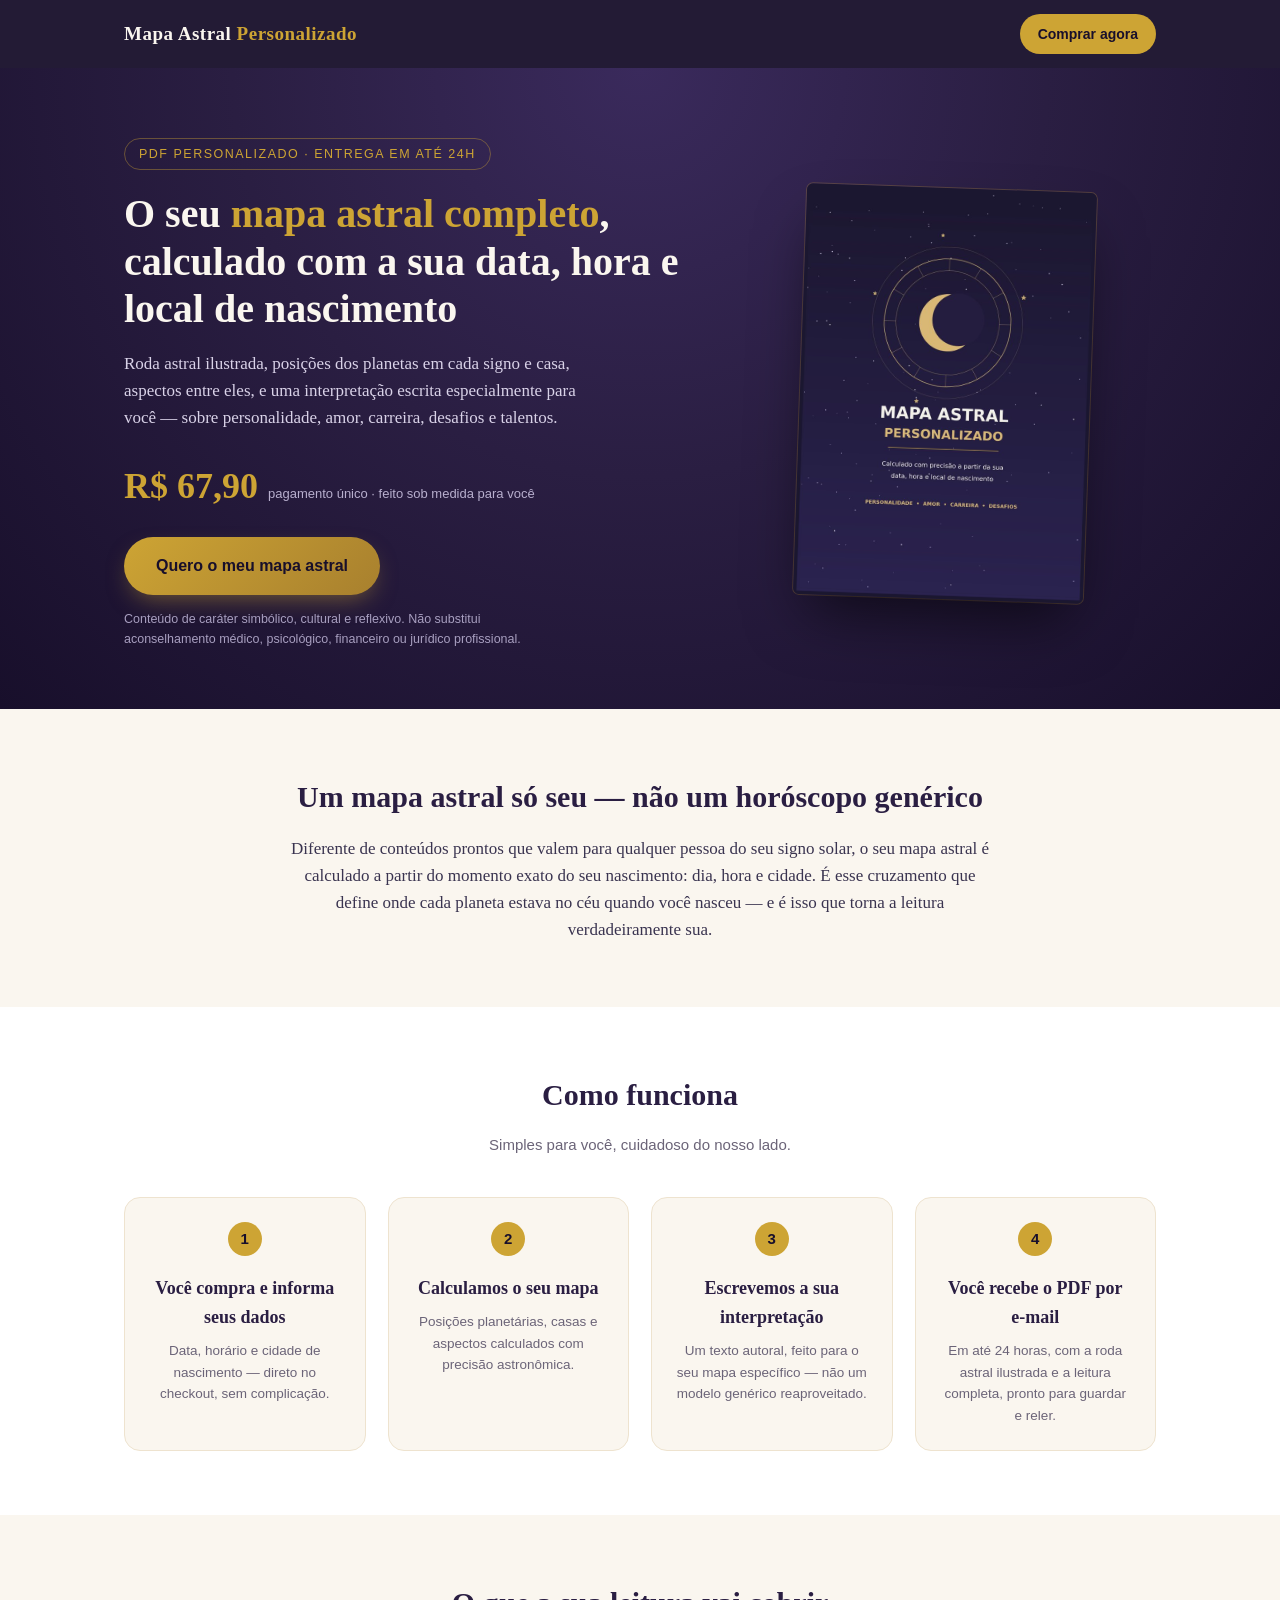
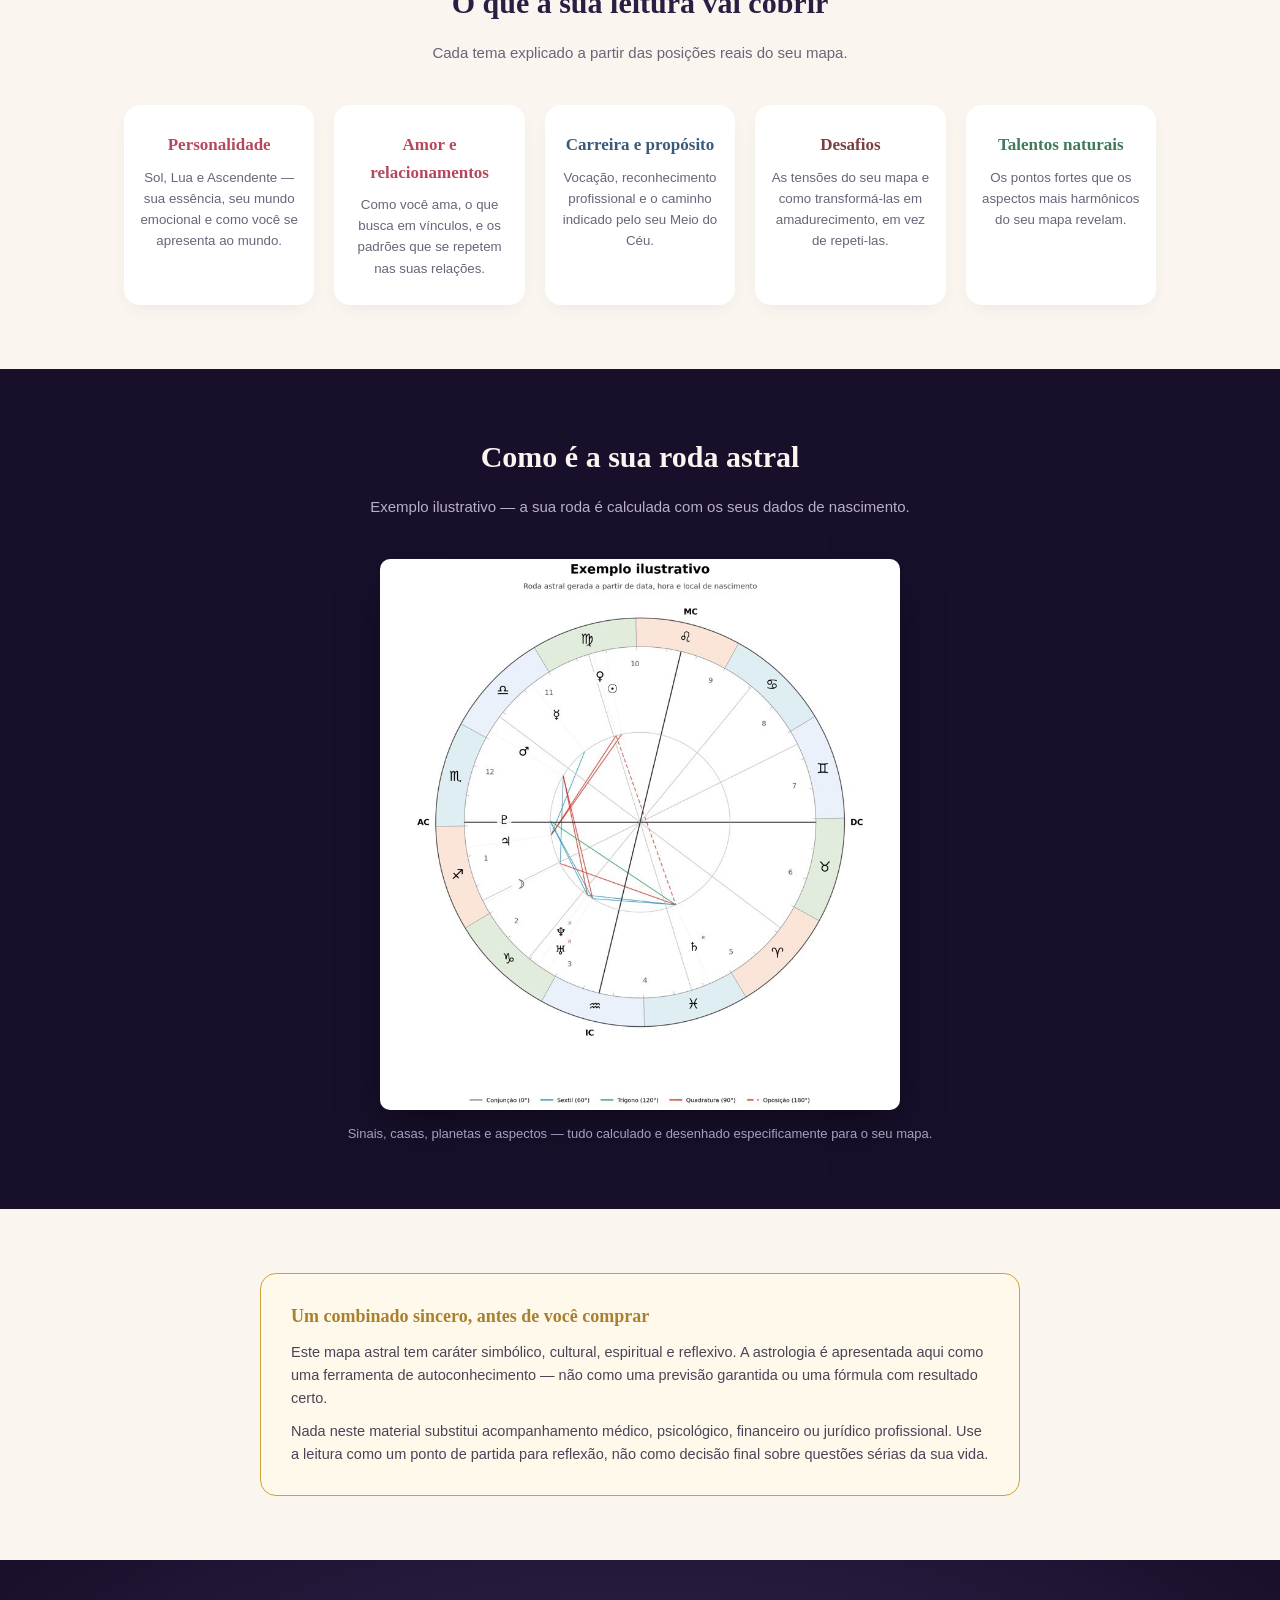
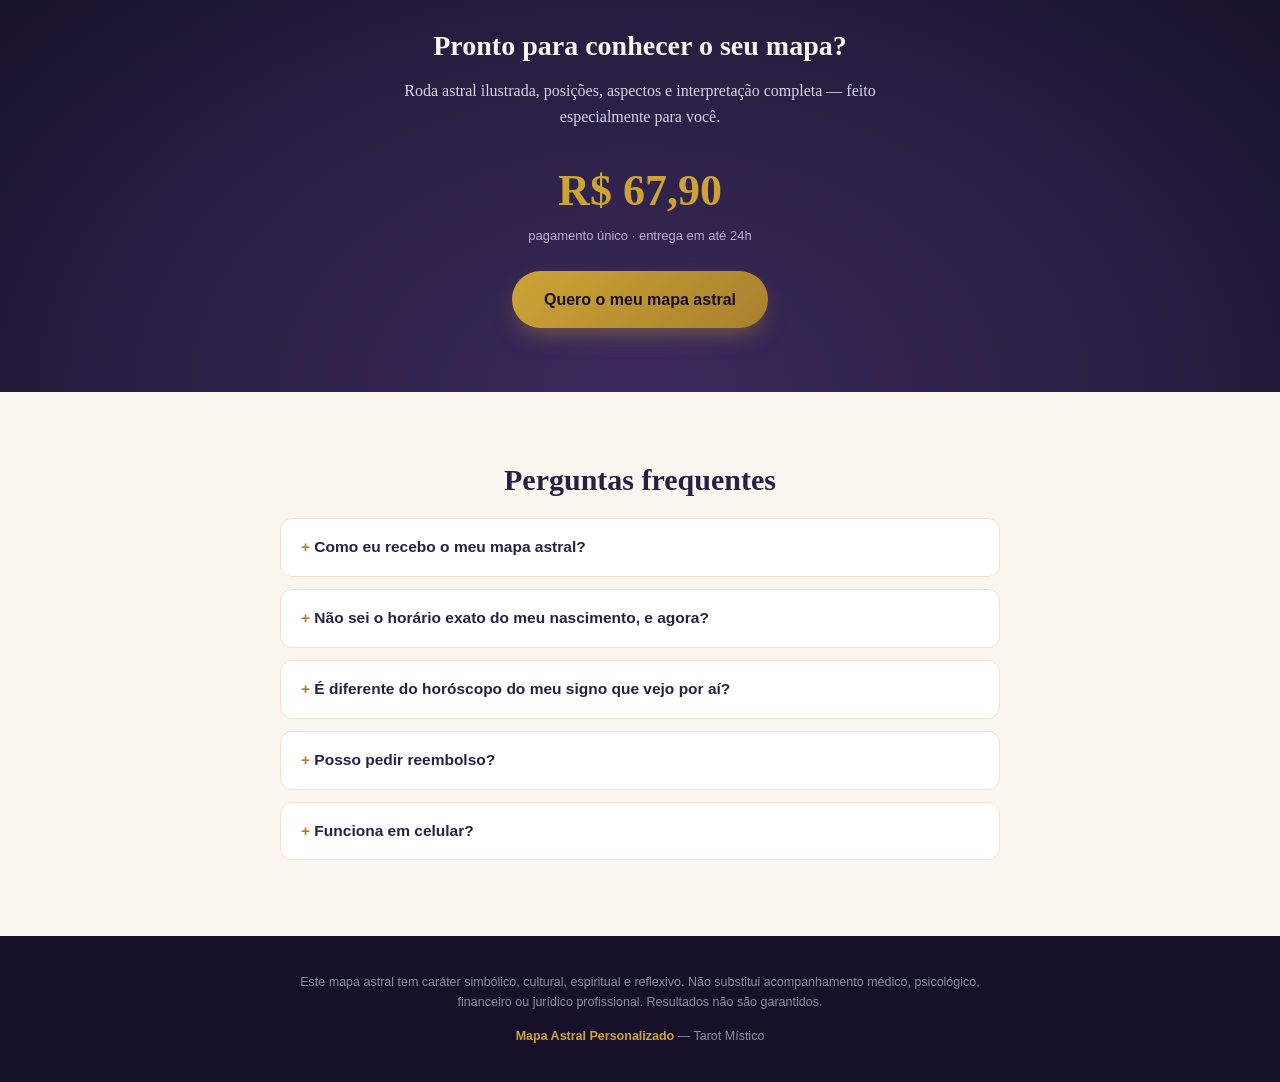
<file: public/mapa-astral.html>
<!DOCTYPE html>
<html lang="pt-BR">
<head>
<meta charset="UTF-8">
<meta name="viewport" content="width=device-width, initial-scale=1.0">
<title>Mapa Astral Personalizado — Calculado com a sua data, hora e local de nascimento</title>
<meta name="description" content="Mapa astral personalizado em PDF, calculado com precisão a partir da sua data, hora e local de nascimento. Roda astral ilustrada, posições planetárias e interpretação completa sobre personalidade, amor, carreira e desafios. R$ 67,90.">
<meta name="author" content="Tarot Místico">
<link rel="canonical" href="https://tarotsrc.com.br/mapa-astral.html">
<link rel="icon" type="image/png" sizes="32x32" href="/favicon.png">

<meta property="og:type" content="website">
<meta property="og:title" content="Mapa Astral Personalizado — Tarot Místico">
<meta property="og:url" content="https://tarotsrc.com.br/mapa-astral.html">
<meta property="og:description" content="Mapa astral personalizado em PDF, calculado com precisão a partir da sua data, hora e local de nascimento. R$ 67,90.">
<meta name="twitter:card" content="summary_large_image">
<style>
  :root{
    --indigo:#2a1e42;
    --indigo-dark:#180f2b;
    --gold:#cda434;
    --gold-dark:#a8802e;
    --cream:#faf6ef;
    --text:#2b2540;
    --grey:#6b6478;
    --amor:#b5495b;
    --carreira:#3a5a78;
    --desafios:#7a3f3f;
    --talentos:#3f7a5c;
    --radius:16px;
  }
  *{box-sizing:border-box; margin:0; padding:0;}
  body{
    font-family: Georgia, 'Times New Roman', serif;
    background:var(--cream);
    color:var(--text);
    line-height:1.6;
  }
  h1,h2,h3{ font-family: Georgia, 'Times New Roman', serif; }
  .sans{ font-family: -apple-system, BlinkMacSystemFont, 'Segoe UI', Roboto, Helvetica, Arial, sans-serif; }
  img{ max-width:100%; display:block; }
  .wrap{ max-width:1080px; margin:0 auto; padding:0 24px; }
  a{ text-decoration:none; }

  nav{
    position:sticky; top:0; z-index:50;
    background:rgba(24,15,43,0.95);
    backdrop-filter: blur(6px);
    padding:14px 0;
  }
  nav .wrap{ display:flex; align-items:center; justify-content:space-between; }
  .logo{ color:var(--cream); font-size:19px; letter-spacing:0.5px; font-weight:bold; }
  .logo span{ color:var(--gold); }
  .nav-cta{
    font-family:inherit;
    background:var(--gold); color:var(--indigo-dark); font-weight:bold;
    padding:9px 18px; border-radius:30px; font-size:14px;
    font-family: -apple-system,sans-serif;
  }

  .hero{
    background: radial-gradient(ellipse at top, #3a2a5c 0%, var(--indigo) 45%, var(--indigo-dark) 100%);
    color:var(--cream);
    padding:70px 0 60px;
    overflow:hidden;
  }
  .hero .wrap{ display:flex; align-items:center; gap:48px; flex-wrap:wrap; }
  .hero-text{ flex:1 1 420px; }
  .hero-img{ flex:1 1 280px; text-align:center; }
  .hero-img img{
    max-width:290px; margin:0 auto;
    border-radius:6px;
    box-shadow: 0 30px 60px -15px rgba(0,0,0,0.6), 0 0 0 1px rgba(205,164,52,0.25);
    transform: rotate(2deg);
  }
  .kicker{
    display:inline-block; font-family:-apple-system,sans-serif; font-size:12.5px; letter-spacing:1.5px;
    color:var(--gold); border:1px solid rgba(205,164,52,0.4); padding:5px 14px; border-radius:30px;
    margin-bottom:20px; text-transform:uppercase;
  }
  .hero h1{ font-size:40px; line-height:1.18; margin-bottom:18px; }
  .hero h1 em{ color:var(--gold); font-style:normal; }
  .hero p.lead{ font-size:17px; color:#d9d2e8; margin-bottom:26px; max-width:480px; }
  .price-row{ display:flex; align-items:baseline; gap:10px; margin-bottom:22px; flex-wrap:wrap; }
  .price{ font-size:36px; color:var(--gold); font-weight:bold; }
  .price-note{ font-family:-apple-system,sans-serif; font-size:13px; color:#b8afce; }
  .btn-primary{
    display:inline-block; font-family:-apple-system,sans-serif; font-weight:bold; font-size:16px;
    background:linear-gradient(135deg, var(--gold) 0%, var(--gold-dark) 100%);
    color:var(--indigo-dark); padding:16px 32px; border-radius:40px;
    box-shadow:0 10px 25px -8px rgba(205,164,52,0.5);
  }
  .micro{ font-family:-apple-system,sans-serif; font-size:12.5px; color:#a89fc0; margin-top:14px; max-width:420px; }

  section{ padding:64px 0; }
  .section-title{ font-size:30px; text-align:center; margin-bottom:14px; color:var(--indigo); }
  .section-sub{ font-family:-apple-system,sans-serif; text-align:center; color:var(--grey); max-width:560px; margin:0 auto 40px; font-size:15px; }

  .intro-text{ max-width:700px; margin:0 auto; text-align:center; font-size:17px; color:#3a3450; }

  .steps{ background:white; }
  .step-grid{ display:grid; grid-template-columns:repeat(auto-fit, minmax(220px,1fr)); gap:22px; margin-top:10px; }
  .step-card{
    font-family:-apple-system,sans-serif;
    background:var(--cream); border-radius:var(--radius); padding:24px;
    border:1px solid #eee3cf; text-align:center;
  }
  .step-card .num{
    display:inline-flex; align-items:center; justify-content:center;
    width:34px; height:34px; border-radius:50%;
    background:var(--gold); color:var(--indigo-dark); font-weight:bold; font-size:15px;
    margin-bottom:12px;
  }
  .step-card h3{ font-family:Georgia,serif; font-size:18px; margin:6px 0 8px; color:var(--indigo); }
  .step-card p{ font-size:13.5px; color:var(--grey); }

  .cat-grid{ display:grid; grid-template-columns:repeat(auto-fit, minmax(190px,1fr)); gap:20px; }
  .cat-card{ text-align:center; font-family:-apple-system,sans-serif; padding:26px 16px; border-radius:var(--radius); background:white; box-shadow:0 6px 20px -10px rgba(42,30,66,0.15); }
  .cat-card h3{ font-family:Georgia,serif; font-size:17px; margin-bottom:8px; }
  .cat-card p{ font-size:13.3px; color:var(--grey); }

  .preview{ background:var(--indigo-dark); color:var(--cream); }
  .preview .section-title{ color:var(--cream); }
  .preview .section-sub{ color:#b8afce; }
  .preview-img{ max-width:520px; margin:0 auto; }
  .preview-img img{ border-radius:10px; box-shadow:0 20px 40px -12px rgba(0,0,0,0.5); }
  .preview-cap{ font-family:-apple-system,sans-serif; text-align:center; font-size:13px; color:#a89fc0; margin-top:14px; }

  .disclaimer-box{
    max-width:760px; margin:0 auto; background:#fff9ec; border:1.5px solid var(--gold);
    border-radius:var(--radius); padding:28px 30px; font-family:-apple-system,sans-serif;
  }
  .disclaimer-box h3{ font-family:Georgia,serif; color:var(--gold-dark); margin-bottom:10px; font-size:18px; }
  .disclaimer-box p{ font-size:14.5px; color:#4a4458; margin-bottom:10px; }
  .disclaimer-box p:last-child{ margin-bottom:0; }

  .cta-bottom{
    background: radial-gradient(ellipse at bottom, #3a2a5c 0%, var(--indigo) 55%, var(--indigo-dark) 100%);
    color:var(--cream); text-align:center;
  }
  .cta-bottom .price{ font-size:44px; }
  .cta-bottom h2{ font-size:28px; margin-bottom:10px; }
  .cta-bottom p.lead{ margin:0 auto 26px; }

  .faq{ max-width:720px; margin:0 auto; font-family:-apple-system,sans-serif; }
  details{ background:white; border-radius:12px; padding:16px 20px; margin-bottom:12px; border:1px solid #eee3cf; }
  summary{ cursor:pointer; font-weight:bold; color:var(--indigo); font-size:15.5px; list-style:none; }
  summary::-webkit-details-marker{ display:none; }
  summary:before{ content:"+ "; color:var(--gold-dark); }
  details[open] summary:before{ content:"– "; }
  details p{ margin-top:10px; font-size:14px; color:var(--grey); }

  footer{ background:var(--indigo-dark); color:#9188a6; padding:36px 0; font-family:-apple-system,sans-serif; font-size:12.5px; text-align:center; }
  footer .fine{ max-width:680px; margin:0 auto 14px; line-height:1.6; }
  footer .brand{ color:var(--gold); font-weight:bold; }

  @media (max-width:640px){
    .hero h1{ font-size:29px; }
    .hero .wrap{ flex-direction:column-reverse; text-align:center; }
    .hero p.lead{ margin:0 auto 26px; }
    .price-row{ justify-content:center; }
    .micro{ margin-left:auto; margin-right:auto; }
    section{ padding:48px 0; }
  }
</style>
</head>
<body>

<nav>
  <div class="wrap">
    <div class="logo">Mapa Astral <span>Personalizado</span></div>
    <a class="nav-cta" href="https://pay.kiwify.com.br/rYQqc1H" target="_blank" rel="noopener">Comprar agora</a>
  </div>
</nav>

<header class="hero">
  <div class="wrap">
    <div class="hero-text">
      <span class="kicker">PDF personalizado &middot; entrega em até 24h</span>
      <h1>O seu <em>mapa astral completo</em>, calculado com a sua data, hora e local de nascimento</h1>
      <p class="lead">Roda astral ilustrada, posições dos planetas em cada signo e casa, aspectos entre eles, e uma interpretação escrita especialmente para você — sobre personalidade, amor, carreira, desafios e talentos.</p>
      <div class="price-row">
        <span class="price">R$ 67,90</span>
        <span class="price-note">pagamento único &middot; feito sob medida para você</span>
      </div>
      <a class="btn-primary" href="https://pay.kiwify.com.br/rYQqc1H" target="_blank" rel="noopener">Quero o meu mapa astral</a>
      <p class="micro">Conteúdo de caráter simbólico, cultural e reflexivo. Não substitui aconselhamento médico, psicológico, financeiro ou jurídico profissional.</p>
    </div>
    <div class="hero-img">
      <img src="[data-uri]" alt="Capa do Mapa Astral Personalizado">
    </div>
  </div>
</header>

<section class="intro">
  <div class="wrap">
    <h2 class="section-title">Um mapa astral só seu — não um horóscopo genérico</h2>
    <p class="intro-text">Diferente de conteúdos prontos que valem para qualquer pessoa do seu signo solar, o seu mapa astral é calculado a partir do momento exato do seu nascimento: dia, hora e cidade. É esse cruzamento que define onde cada planeta estava no céu quando você nasceu — e é isso que torna a leitura verdadeiramente sua.</p>
  </div>
</section>

<section class="steps">
  <div class="wrap">
    <h2 class="section-title">Como funciona</h2>
    <p class="section-sub">Simples para você, cuidadoso do nosso lado.</p>
    <div class="step-grid">
      <div class="step-card">
        <div class="num">1</div>
        <h3>Você compra e informa seus dados</h3>
        <p>Data, horário e cidade de nascimento — direto no checkout, sem complicação.</p>
      </div>
      <div class="step-card">
        <div class="num">2</div>
        <h3>Calculamos o seu mapa</h3>
        <p>Posições planetárias, casas e aspectos calculados com precisão astronômica.</p>
      </div>
      <div class="step-card">
        <div class="num">3</div>
        <h3>Escrevemos a sua interpretação</h3>
        <p>Um texto autoral, feito para o seu mapa específico — não um modelo genérico reaproveitado.</p>
      </div>
      <div class="step-card">
        <div class="num">4</div>
        <h3>Você recebe o PDF por e-mail</h3>
        <p>Em até 24 horas, com a roda astral ilustrada e a leitura completa, pronto para guardar e reler.</p>
      </div>
    </div>
  </div>
</section>

<section class="categories">
  <div class="wrap">
    <h2 class="section-title">O que a sua leitura vai cobrir</h2>
    <p class="section-sub">Cada tema explicado a partir das posições reais do seu mapa.</p>
    <div class="cat-grid">
      <div class="cat-card">
        <h3 style="color:var(--amor)">Personalidade</h3>
        <p>Sol, Lua e Ascendente — sua essência, seu mundo emocional e como você se apresenta ao mundo.</p>
      </div>
      <div class="cat-card">
        <h3 style="color:var(--amor)">Amor e relacionamentos</h3>
        <p>Como você ama, o que busca em vínculos, e os padrões que se repetem nas suas relações.</p>
      </div>
      <div class="cat-card">
        <h3 style="color:var(--carreira)">Carreira e propósito</h3>
        <p>Vocação, reconhecimento profissional e o caminho indicado pelo seu Meio do Céu.</p>
      </div>
      <div class="cat-card">
        <h3 style="color:var(--desafios)">Desafios</h3>
        <p>As tensões do seu mapa e como transformá-las em amadurecimento, em vez de repeti-las.</p>
      </div>
      <div class="cat-card">
        <h3 style="color:var(--talentos)">Talentos naturais</h3>
        <p>Os pontos fortes que os aspectos mais harmônicos do seu mapa revelam.</p>
      </div>
    </div>
  </div>
</section>

<section class="preview">
  <div class="wrap">
    <h2 class="section-title">Como é a sua roda astral</h2>
    <p class="section-sub">Exemplo ilustrativo — a sua roda é calculada com os seus dados de nascimento.</p>
    <div class="preview-img">
      <img src="[data-uri]" alt="Exemplo de roda astral ilustrada">
    </div>
    <p class="preview-cap">Sinais, casas, planetas e aspectos — tudo calculado e desenhado especificamente para o seu mapa.</p>
  </div>
</section>

<section class="disclaimer">
  <div class="wrap">
    <div class="disclaimer-box">
      <h3>Um combinado sincero, antes de você comprar</h3>
      <p>Este mapa astral tem caráter simbólico, cultural, espiritual e reflexivo. A astrologia é apresentada aqui como uma ferramenta de autoconhecimento — não como uma previsão garantida ou uma fórmula com resultado certo.</p>
      <p>Nada neste material substitui acompanhamento médico, psicológico, financeiro ou jurídico profissional. Use a leitura como um ponto de partida para reflexão, não como decisão final sobre questões sérias da sua vida.</p>
    </div>
  </div>
</section>

<section class="cta-bottom">
  <div class="wrap">
    <h2>Pronto para conhecer o seu mapa?</h2>
    <p class="lead" style="color:#d9d2e8; max-width:480px;">Roda astral ilustrada, posições, aspectos e interpretação completa — feito especialmente para você.</p>
    <div class="price">R$ 67,90</div>
    <p class="price-note" style="margin-bottom:24px;">pagamento único &middot; entrega em até 24h</p>
    <a class="btn-primary" href="https://pay.kiwify.com.br/rYQqc1H" target="_blank" rel="noopener">Quero o meu mapa astral</a>
  </div>
</section>

<section class="faq-section">
  <div class="wrap">
    <h2 class="section-title">Perguntas frequentes</h2>
    <div class="faq">
      <details>
        <summary>Como eu recebo o meu mapa astral?</summary>
        <p>Depois de comprar e informar seus dados de nascimento no checkout, seu mapa é calculado e a interpretação é escrita especialmente para você. Você recebe o PDF completo por e-mail em até 24 horas.</p>
      </details>
      <details>
        <summary>Não sei o horário exato do meu nascimento, e agora?</summary>
        <p>O horário influencia principalmente o Ascendente e as casas. Se você não souber a hora exata, escreva isso no campo de horário — ainda conseguimos fazer uma leitura rica com o restante do mapa, com os devidos avisos sobre o que fica menos preciso.</p>
      </details>
      <details>
        <summary>É diferente do horóscopo do meu signo que vejo por aí?</summary>
        <p>Sim, bem diferente. O horóscopo genérico usa só o Sol. O seu mapa astral usa o momento exato do seu nascimento para calcular a Lua, o Ascendente, todos os planetas e como eles se relacionam entre si — por isso é único para você.</p>
      </details>
      <details>
        <summary>Posso pedir reembolso?</summary>
        <p>Sim. Como em toda compra digital no Brasil, você tem 7 dias de garantia a partir da compra, conforme o Código de Defesa do Consumidor.</p>
      </details>
      <details>
        <summary>Funciona em celular?</summary>
        <p>Sim, o PDF pode ser lido em celular, tablet ou computador, e também pode ser impresso, se preferir.</p>
      </details>
    </div>
  </div>
</section>

<footer>
  <div class="wrap">
    <p class="fine">Este mapa astral tem caráter simbólico, cultural, espiritual e reflexivo. Não substitui acompanhamento médico, psicológico, financeiro ou jurídico profissional. Resultados não são garantidos.</p>
    <p><span class="brand">Mapa Astral Personalizado</span> — Tarot Místico</p>
  </div>
</footer>

</body>
</html>
</file>
